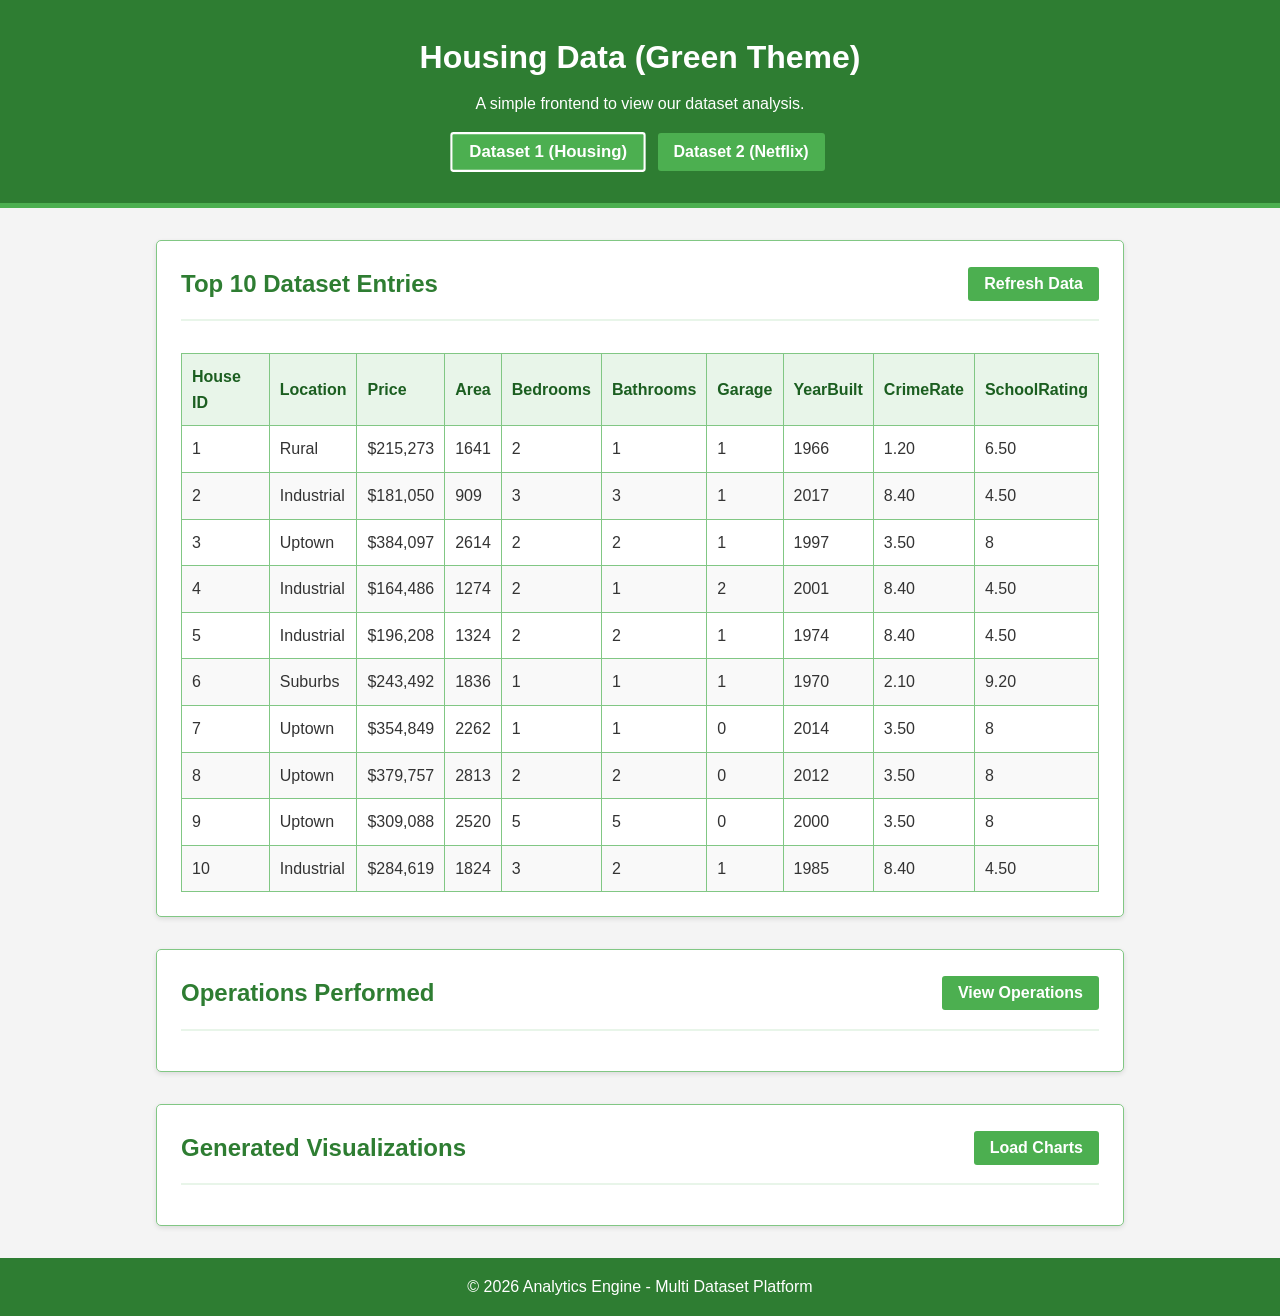
<file: Wk2/frontend_website/index.html>
<!DOCTYPE html>
<html lang="en">
<head>
    <meta charset="UTF-8">
    <meta name="viewport" content="width=device-width, initial-scale=1.0">
    <title>Data Analytics Dashboard</title>
    <link rel="stylesheet" href="style.css">
</head>
<body>
    <header class="header">
        <h1 id="main-title">Data Analytics Dashboard</h1>
        <p>A simple frontend to view our dataset analysis.</p>
        <div class="dataset-selector">
            <button id="ds1-btn" class="btn active-ds">Dataset 1 (Housing)</button>
            <button id="ds2-btn" class="btn">Dataset 2 (Netflix)</button>
        </div>
    </header>

    <main class="container">
        <!-- Top 10 Entries -->
        <section class="section" id="dataset-section">
            <div class="section-header">
                <h2>Top 10 Dataset Entries</h2>
                <button id="refresh-data-btn" class="btn">Refresh Data</button>
            </div>
            <div class="table-container">
                <table id="data-table">
                    <thead id="table-head">
                        <!-- Headers populated by script.js dynamically -->
                    </thead>
                    <tbody id="table-body">
                        <!-- Data populated by script.js -->
                    </tbody>
                </table>
            </div>
        </section>

        <!-- Operations Performed -->
        <section class="section" id="operations-section">
            <div class="section-header">
                <h2>Operations Performed</h2>
                <button id="view-ops-btn" class="btn">View Operations</button>
            </div>
            <div id="operations-list" class="hidden">
                <ul id="ops-ul">
                    <!-- Operations populated by script.js -->
                </ul>
            </div>
        </section>

        <!-- Visualizations -->
        <section class="section" id="visualizations-section">
            <div class="section-header">
                <h2>Generated Visualizations</h2>
                <button id="view-charts-btn" class="btn">Load Charts</button>
            </div>
            
            <div id="charts-grid" class="hidden charts-grid">
                <div class="chart-card">
                    <h3 id="chart1-title">Chart 1</h3>
                    <img id="chart1-img" src="" alt="Chart 1">
                </div>
                <div class="chart-card">
                    <h3 id="chart2-title">Chart 2</h3>
                    <img id="chart2-img" src="" alt="Chart 2">
                </div>
                <div class="chart-card">
                    <h3 id="chart3-title">Chart 3</h3>
                    <img id="chart3-img" src="" alt="Chart 3">
                </div>
                <div class="chart-card">
                    <h3 id="chart4-title">Chart 4</h3>
                    <img id="chart4-img" src="" alt="Chart 4">
                </div>
            </div>
        </section>
    </main>

    <footer class="footer">
        <p>&copy; 2026 Analytics Engine - Multi Dataset Platform</p>
    </footer>

    <!-- Load the data generated by the python backend -->
    <script src="data.js"></script>
    <!-- Load the interactive logic -->
    <script src="script.js"></script>
</body>
</html>
</file>
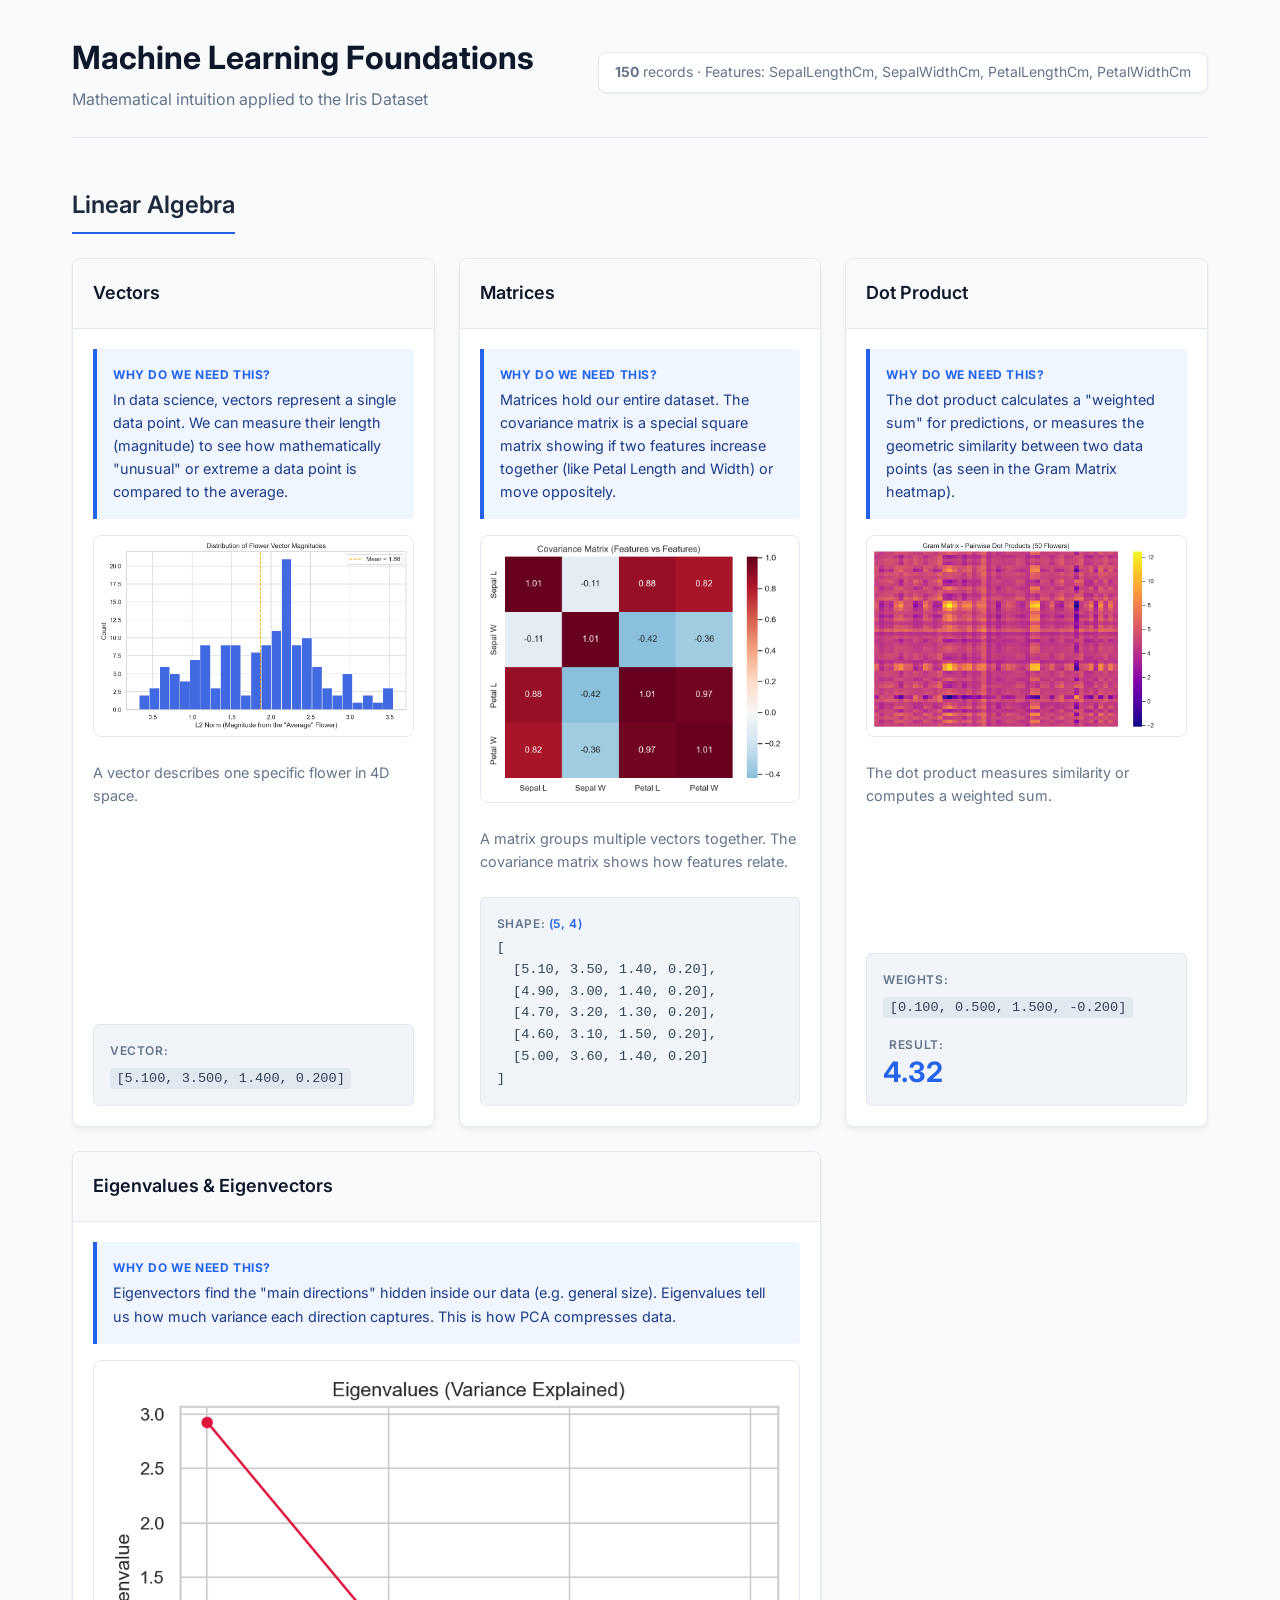
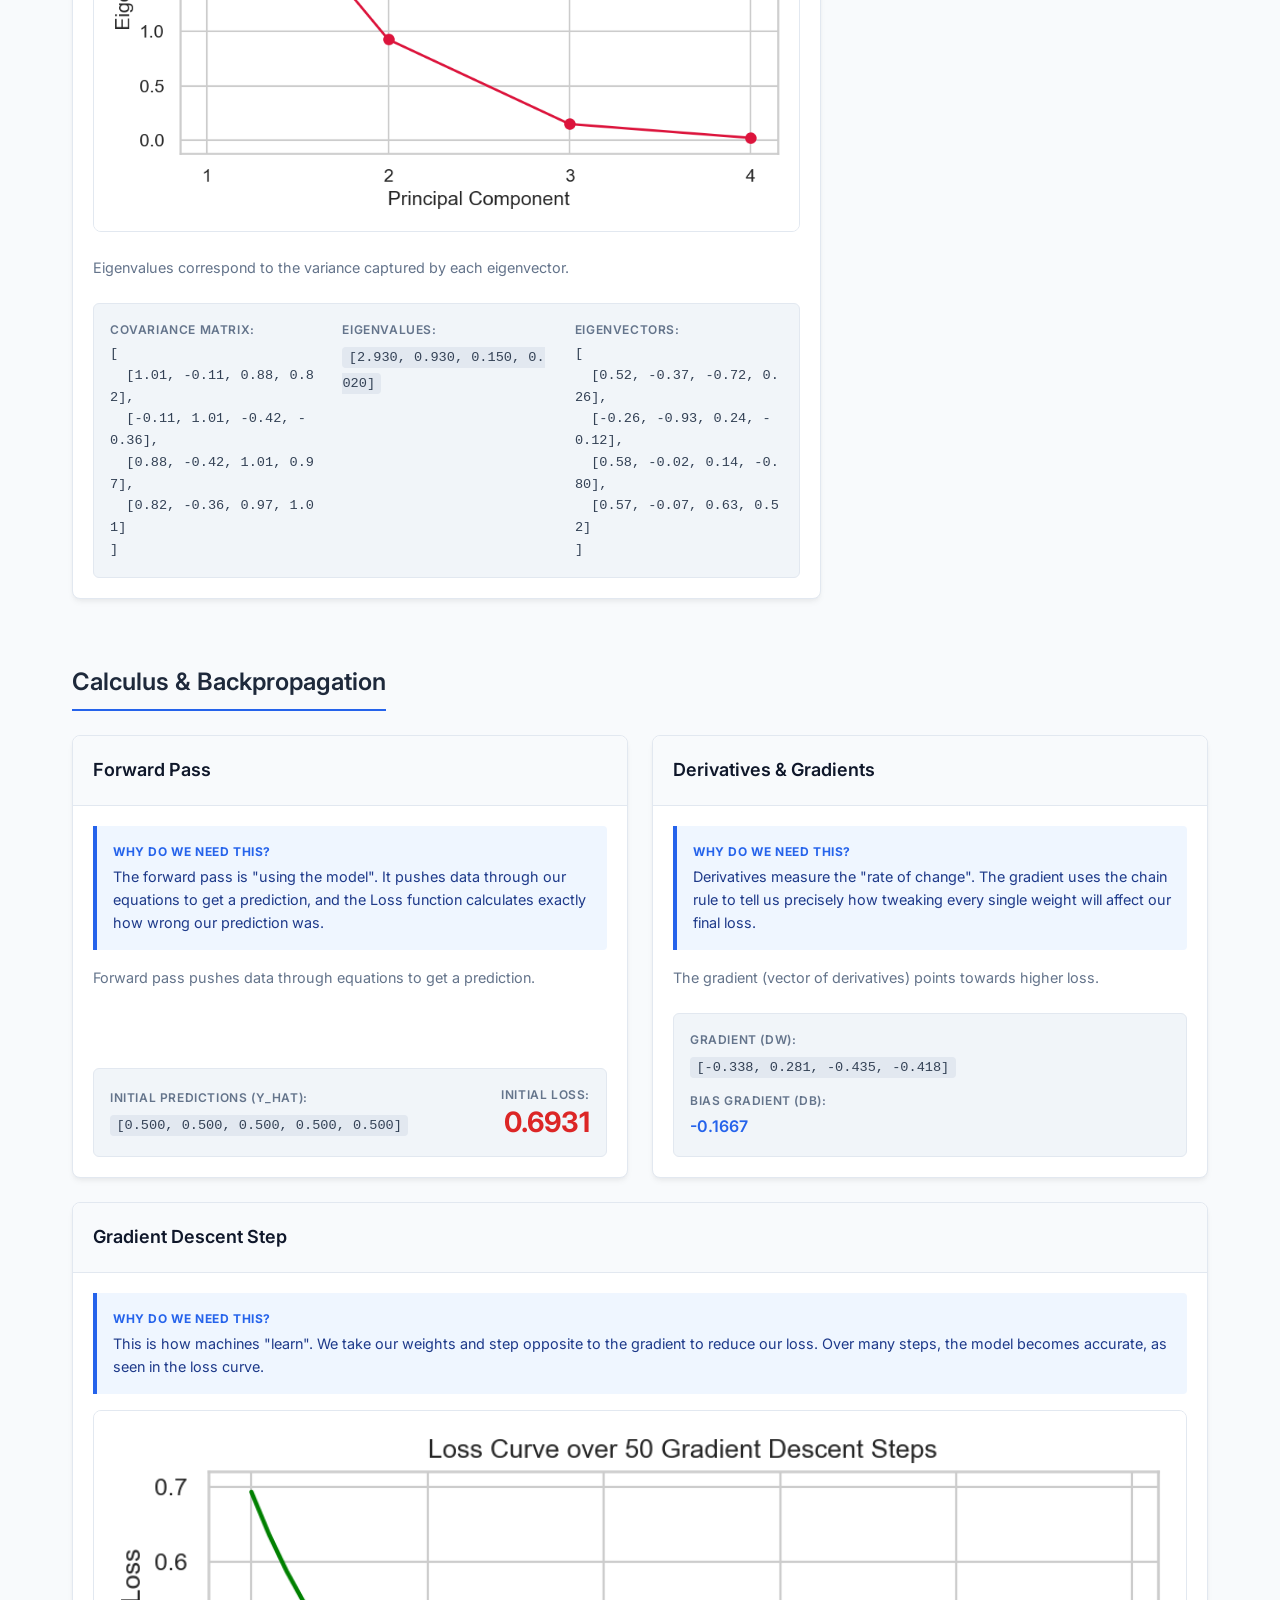
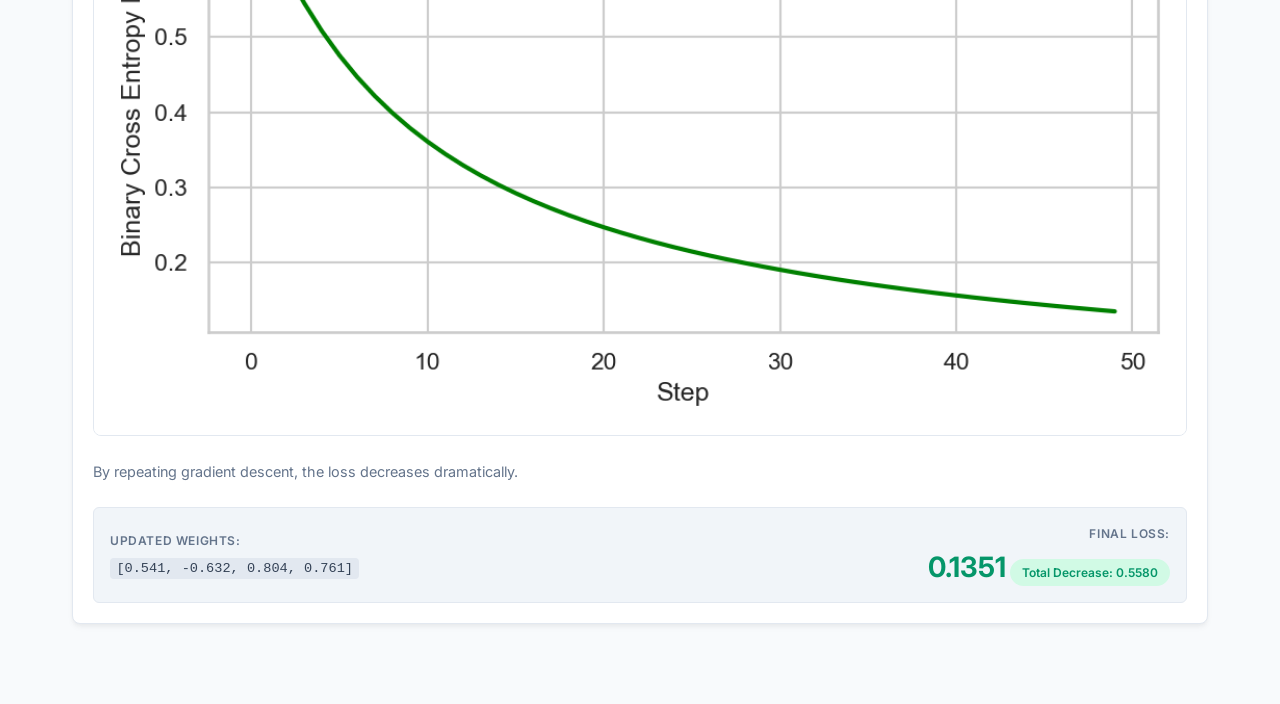
<file: wk3/dashboard/index.html>
<!DOCTYPE html>
<html lang="en">
<head>
    <meta charset="UTF-8">
    <meta name="viewport" content="width=device-width, initial-scale=1.0">
    <title>Math Intuitions Dashboard</title>
    <link href="https://fonts.googleapis.com/css2?family=Inter:wght@400;500;600;700&display=swap" rel="stylesheet">
    <link rel="stylesheet" href="style.css">
</head>
<body>
    <div class="container">
        <header>
            <div class="header-content">
                <h1>Machine Learning Foundations</h1>
                <p>Mathematical intuition applied to the Iris Dataset</p>
            </div>
            <div class="stats-pill" id="data-prep-pill">
                Loading Data...
            </div>
        </header>

        <main>
            <section class="section-container">
                <div class="section-title">
                    <h2>Linear Algebra</h2>
                </div>
                
                <div class="grid">
                    <!-- Vectors -->
                    <div class="card">
                        <div class="card-header">
                            <h3>Vectors</h3>
                        </div>
                        <div class="card-body">
                            <div class="purpose-box" id="vectors-purpose">Loading purpose...</div>
                            <img class="concept-image" id="vectors-image" src="" alt="Vectors Visualization">
                            <p class="description" id="vectors-desc">Loading...</p>
                            <div class="data-display">
                                <span class="label">Vector:</span>
                                <code id="vectors-val">[...]</code>
                            </div>
                        </div>
                    </div>

                    <!-- Matrices -->
                    <div class="card">
                        <div class="card-header">
                            <h3>Matrices</h3>
                        </div>
                        <div class="card-body">
                            <div class="purpose-box" id="matrices-purpose">Loading purpose...</div>
                            <img class="concept-image" id="matrices-image" src="" alt="Matrices Visualization">
                            <p class="description" id="matrices-desc">Loading...</p>
                            <div class="data-display">
                                <span class="label">Shape: <span id="matrices-shape" class="highlight"></span></span>
                                <pre><code id="matrices-val">...</code></pre>
                            </div>
                        </div>
                    </div>

                    <!-- Dot Product -->
                    <div class="card">
                        <div class="card-header">
                            <h3>Dot Product</h3>
                        </div>
                        <div class="card-body">
                            <div class="purpose-box" id="dot-purpose">Loading purpose...</div>
                            <img class="concept-image" id="dot-image" src="" alt="Dot Product Visualization">
                            <p class="description" id="dot-desc">Loading...</p>
                            <div class="data-display split">
                                <div>
                                    <span class="label">Weights:</span>
                                    <code id="dot-weights">[...]</code>
                                </div>
                                <div class="result-box">
                                    <span class="label">Result:</span>
                                    <span class="big-number" id="dot-result">0.0</span>
                                </div>
                            </div>
                        </div>
                    </div>

                    <!-- Eigen -->
                    <div class="card span-2">
                        <div class="card-header">
                            <h3>Eigenvalues & Eigenvectors</h3>
                        </div>
                        <div class="card-body">
                            <div class="purpose-box" id="eigen-purpose">Loading purpose...</div>
                            <img class="concept-image" id="eigen-image" src="" alt="Eigenvalues Visualization">
                            <p class="description" id="eigen-desc">Loading...</p>
                            <div class="data-display split three-way">
                                <div>
                                    <span class="label">Covariance Matrix:</span>
                                    <pre><code id="eigen-cov">...</code></pre>
                                </div>
                                <div>
                                    <span class="label">Eigenvalues:</span>
                                    <code id="eigen-vals">[...]</code>
                                </div>
                                <div>
                                    <span class="label">Eigenvectors:</span>
                                    <pre><code id="eigen-vecs">...</code></pre>
                                </div>
                            </div>
                        </div>
                    </div>
                </div>
            </section>

            <section class="section-container mt-xl">
                <div class="section-title">
                    <h2>Calculus & Backpropagation</h2>
                </div>

                <div class="grid">
                    <!-- Forward Pass -->
                    <div class="card">
                        <div class="card-header">
                            <h3>Forward Pass</h3>
                        </div>
                        <div class="card-body">
                            <div class="purpose-box" id="fw-purpose">Loading purpose...</div>
                            <p class="description" id="fw-desc">Loading...</p>
                            <div class="data-display split">
                                <div>
                                    <span class="label">Initial Predictions (y_hat):</span>
                                    <code id="fw-preds">[...]</code>
                                </div>
                                <div class="result-box error">
                                    <span class="label">Initial Loss:</span>
                                    <span class="big-number" id="fw-loss">0.0</span>
                                </div>
                            </div>
                        </div>
                    </div>

                    <!-- Gradients -->
                    <div class="card">
                        <div class="card-header">
                            <h3>Derivatives & Gradients</h3>
                        </div>
                        <div class="card-body">
                            <div class="purpose-box" id="grad-purpose">Loading purpose...</div>
                            <p class="description" id="grad-desc">Loading...</p>
                            <div class="data-display">
                                <span class="label">Gradient (dw):</span>
                                <code id="grad-dw">[...]</code>
                                <div class="mt-sm">
                                    <span class="label">Bias Gradient (db):</span>
                                    <span class="highlight" id="grad-db">0.0</span>
                                </div>
                            </div>
                        </div>
                    </div>

                    <!-- Gradient Descent -->
                    <div class="card span-2">
                        <div class="card-header">
                            <h3>Gradient Descent Step</h3>
                        </div>
                        <div class="card-body">
                            <div class="purpose-box" id="gd-purpose">Loading purpose...</div>
                            <img class="concept-image" id="gd-image" src="" alt="Gradient Descent Visualization">
                            <p class="description" id="gd-desc">Loading...</p>
                            <div class="data-display split">
                                <div>
                                    <span class="label">Updated Weights:</span>
                                    <code id="gd-weights">[...]</code>
                                </div>
                                <div class="result-box success">
                                    <span class="label">Final Loss:</span>
                                    <span class="big-number" id="gd-loss">0.0</span>
                                    <div class="badge mt-sm" id="gd-diff">-0.0</div>
                                </div>
                            </div>
                        </div>
                    </div>
                </div>
            </section>
        </main>
    </div>

    <script src="script.js"></script>
</body>
</html>
</file>
<file: Wk2/frontend_website/style.css>
/* Simple Solid Green Theme (Default) */
:root {
    --primary-color: #2e7d32; /* Classic dark green */
    --light-color: #4caf50;   /* Classic green */
    --pale-color: #e8f5e9;    /* Very light green for backgrounds */
    --text-dark: #1b5e20;
    --text-light: #ffffff;
    --border-color: #81c784;
}

/* Blue Theme */
body.blue-theme {
    --primary-color: #1565c0; /* Classic dark blue */
    --light-color: #1976d2;   /* Classic blue */
    --pale-color: #e3f2fd;    /* Very light blue for backgrounds */
    --text-dark: #0d47a1;
    --border-color: #64b5f6;
}

* {
    margin: 0;
    padding: 0;
    box-sizing: border-box;
}

body {
    font-family: Arial, sans-serif;
    background-color: #f4f4f4; /* Neutral off-white */
    color: #333;
    line-height: 1.6;
    transition: all 0.3s ease;
}

.header {
    background-color: var(--primary-color);
    color: var(--text-light);
    text-align: center;
    padding: 2rem 1rem;
    border-bottom: 5px solid var(--light-color);
    transition: all 0.3s ease;
}

.header h1 {
    margin-bottom: 0.5rem;
}

.dataset-selector {
    margin-top: 1rem;
    display: flex;
    justify-content: center;
    gap: 1rem;
}

.container {
    max-width: 1000px;
    margin: 2rem auto;
    padding: 0 1rem;
}

.section {
    background-color: #ffffff;
    border: 1px solid var(--border-color);
    border-radius: 5px;
    padding: 1.5rem;
    margin-bottom: 2rem;
    box-shadow: 0 2px 5px rgba(0,0,0,0.1);
    transition: all 0.3s ease;
}

.section-header {
    display: flex;
    justify-content: space-between;
    align-items: center;
    border-bottom: 2px solid var(--pale-color);
    padding-bottom: 1rem;
    margin-bottom: 1rem;
}

.section-header h2 {
    color: var(--primary-color);
}

.btn {
    background-color: var(--light-color);
    color: white;
    border: none;
    padding: 0.5rem 1rem;
    cursor: pointer;
    font-size: 1rem;
    border-radius: 3px;
    font-weight: bold;
    transition: all 0.2s ease;
}

.btn:hover {
    background-color: var(--primary-color);
}

.active-ds {
    border: 2px solid white;
    transform: scale(1.05);
}

/* Table Styles */
.table-container {
    overflow-x: auto;
}

table {
    width: 100%;
    border-collapse: collapse;
    margin-top: 1rem;
}

table, th, td {
    border: 1px solid var(--border-color);
}

th, td {
    padding: 10px;
    text-align: left;
}

th {
    background-color: var(--pale-color);
    color: var(--text-dark);
}

tr:nth-child(even) {
    background-color: #f9f9f9;
}

/* Operations List */
ul {
    list-style-type: square;
    padding-left: 2rem;
}

ul li {
    margin-bottom: 0.5rem;
    color: var(--text-dark);
    font-size: 1.1rem;
}

/* Utilities */
.hidden {
    display: none !important;
}

/* Charts Grid */
.charts-grid {
    display: grid;
    grid-template-columns: 1fr 1fr;
    gap: 1.5rem;
    margin-top: 1rem;
}

.chart-card {
    border: 1px solid var(--border-color);
    padding: 1rem;
    text-align: center;
    background-color: var(--pale-color);
    border-radius: 5px;
}

.chart-card h3 {
    color: var(--primary-color);
    margin-bottom: 1rem;
}

.chart-card img {
    max-width: 100%;
    height: auto;
    border: 1px solid #ccc;
    background-color: #fff;
}

.footer {
    text-align: center;
    padding: 1rem;
    background-color: var(--primary-color);
    color: white;
    margin-top: 2rem;
    transition: all 0.3s ease;
}
</file>
<file: wk3/dashboard/style.css>
:root {
    --bg-color: #f8fafc;
    --text-main: #1e293b;
    --text-muted: #64748b;
    --card-bg: #ffffff;
    --card-border: #e2e8f0;
    --primary: #2563eb;
    --primary-light: #eff6ff;
    --success: #059669;
    --error: #dc2626;
}

* {
    box-sizing: border-box;
    margin: 0;
    padding: 0;
}

body {
    font-family: 'Inter', sans-serif;
    background-color: var(--bg-color);
    color: var(--text-main);
    line-height: 1.6;
}

.container {
    max-width: 1200px;
    margin: 0 auto;
    padding: 2rem;
}

header {
    display: flex;
    justify-content: space-between;
    align-items: center;
    margin-bottom: 3rem;
    padding-bottom: 1.5rem;
    border-bottom: 1px solid var(--card-border);
}

h1 {
    font-size: 2rem;
    font-weight: 700;
    color: #0f172a;
}

header p {
    color: var(--text-muted);
    margin-top: 0.25rem;
    font-size: 1rem;
}

.stats-pill {
    background: #fff;
    border: 1px solid var(--card-border);
    padding: 0.5rem 1rem;
    border-radius: 0.5rem;
    font-size: 0.875rem;
    color: var(--text-muted);
    box-shadow: 0 1px 2px rgba(0, 0, 0, 0.05);
}

.section-container {
    margin-bottom: 3rem;
}

.section-title {
    margin-bottom: 1.5rem;
    padding-bottom: 0.5rem;
    border-bottom: 2px solid var(--primary);
    display: inline-block;
}

.section-title h2 {
    font-size: 1.5rem;
    font-weight: 600;
    color: #1e293b;
}

.mt-xl { margin-top: 4rem; }
.mt-sm { margin-top: 0.75rem; }

.grid {
    display: grid;
    grid-template-columns: repeat(auto-fit, minmax(320px, 1fr));
    gap: 1.5rem;
}

.span-2 {
    grid-column: span 2;
}

@media (max-width: 768px) {
    .span-2 {
        grid-column: span 1;
    }
}

.card {
    background: var(--card-bg);
    border: 1px solid var(--card-border);
    border-radius: 0.5rem;
    box-shadow: 0 4px 6px -1px rgba(0, 0, 0, 0.05), 0 2px 4px -1px rgba(0, 0, 0, 0.03);
    display: flex;
    flex-direction: column;
}

.card-header {
    padding: 1.25rem;
    border-bottom: 1px solid var(--card-border);
    background: #f8fafc;
    border-radius: 0.5rem 0.5rem 0 0;
}

.card-header h3 {
    font-size: 1.125rem;
    font-weight: 600;
    color: #0f172a;
}

.card-body {
    padding: 1.25rem;
    flex-grow: 1;
    display: flex;
    flex-direction: column;
}

.purpose-box {
    background-color: var(--primary-light);
    border-left: 4px solid var(--primary);
    padding: 1rem;
    margin-bottom: 1rem;
    font-size: 0.9rem;
    color: #1e3a8a;
    border-radius: 0 0.25rem 0.25rem 0;
}

.purpose-box::before {
    content: 'Why do we need this?';
    display: block;
    font-weight: 700;
    margin-bottom: 0.25rem;
    font-size: 0.75rem;
    text-transform: uppercase;
    letter-spacing: 0.05em;
    color: var(--primary);
}

.concept-image {
    width: 100%;
    height: auto;
    border-radius: 0.5rem;
    border: 1px solid var(--card-border);
    margin-bottom: 1.5rem;
    display: none;
}

.description {
    color: var(--text-muted);
    font-size: 0.9rem;
    margin-bottom: 1.5rem;
}

.data-display {
    background: #f1f5f9;
    border-radius: 0.375rem;
    padding: 1rem;
    border: 1px solid var(--card-border);
    margin-top: auto;
}

.data-display.split {
    display: flex;
    justify-content: space-between;
    align-items: center;
    flex-wrap: wrap;
    gap: 1rem;
}

.data-display.three-way {
    display: grid;
    grid-template-columns: repeat(3, 1fr);
    gap: 1.5rem;
    align-items: start;
}
@media (max-width: 768px) {
    .data-display.three-way {
        grid-template-columns: 1fr;
    }
}

.label {
    display: block;
    font-size: 0.75rem;
    text-transform: uppercase;
    letter-spacing: 0.05em;
    color: var(--text-muted);
    margin-bottom: 0.25rem;
    font-weight: 600;
}

code {
    font-family: 'SFMono-Regular', Consolas, 'Liberation Mono', Menlo, monospace;
    color: #334155;
    background: #e2e8f0;
    padding: 0.2rem 0.4rem;
    border-radius: 0.25rem;
    font-size: 0.85rem;
    word-break: break-all;
}

pre {
    margin: 0;
    white-space: pre-wrap;
}

pre code {
    background: transparent;
    padding: 0;
    display: block;
}

.highlight {
    color: var(--primary);
    font-weight: 600;
}

.result-box {
    text-align: right;
}

.big-number {
    font-size: 1.75rem;
    font-weight: 700;
    line-height: 1;
    color: var(--primary);
}

.result-box.error .big-number { color: var(--error); }
.result-box.success .big-number { color: var(--success); }

.badge {
    display: inline-block;
    padding: 0.25rem 0.75rem;
    border-radius: 9999px;
    font-size: 0.75rem;
    font-weight: 600;
    background: #d1fae5;
    color: var(--success);
}
</file>
